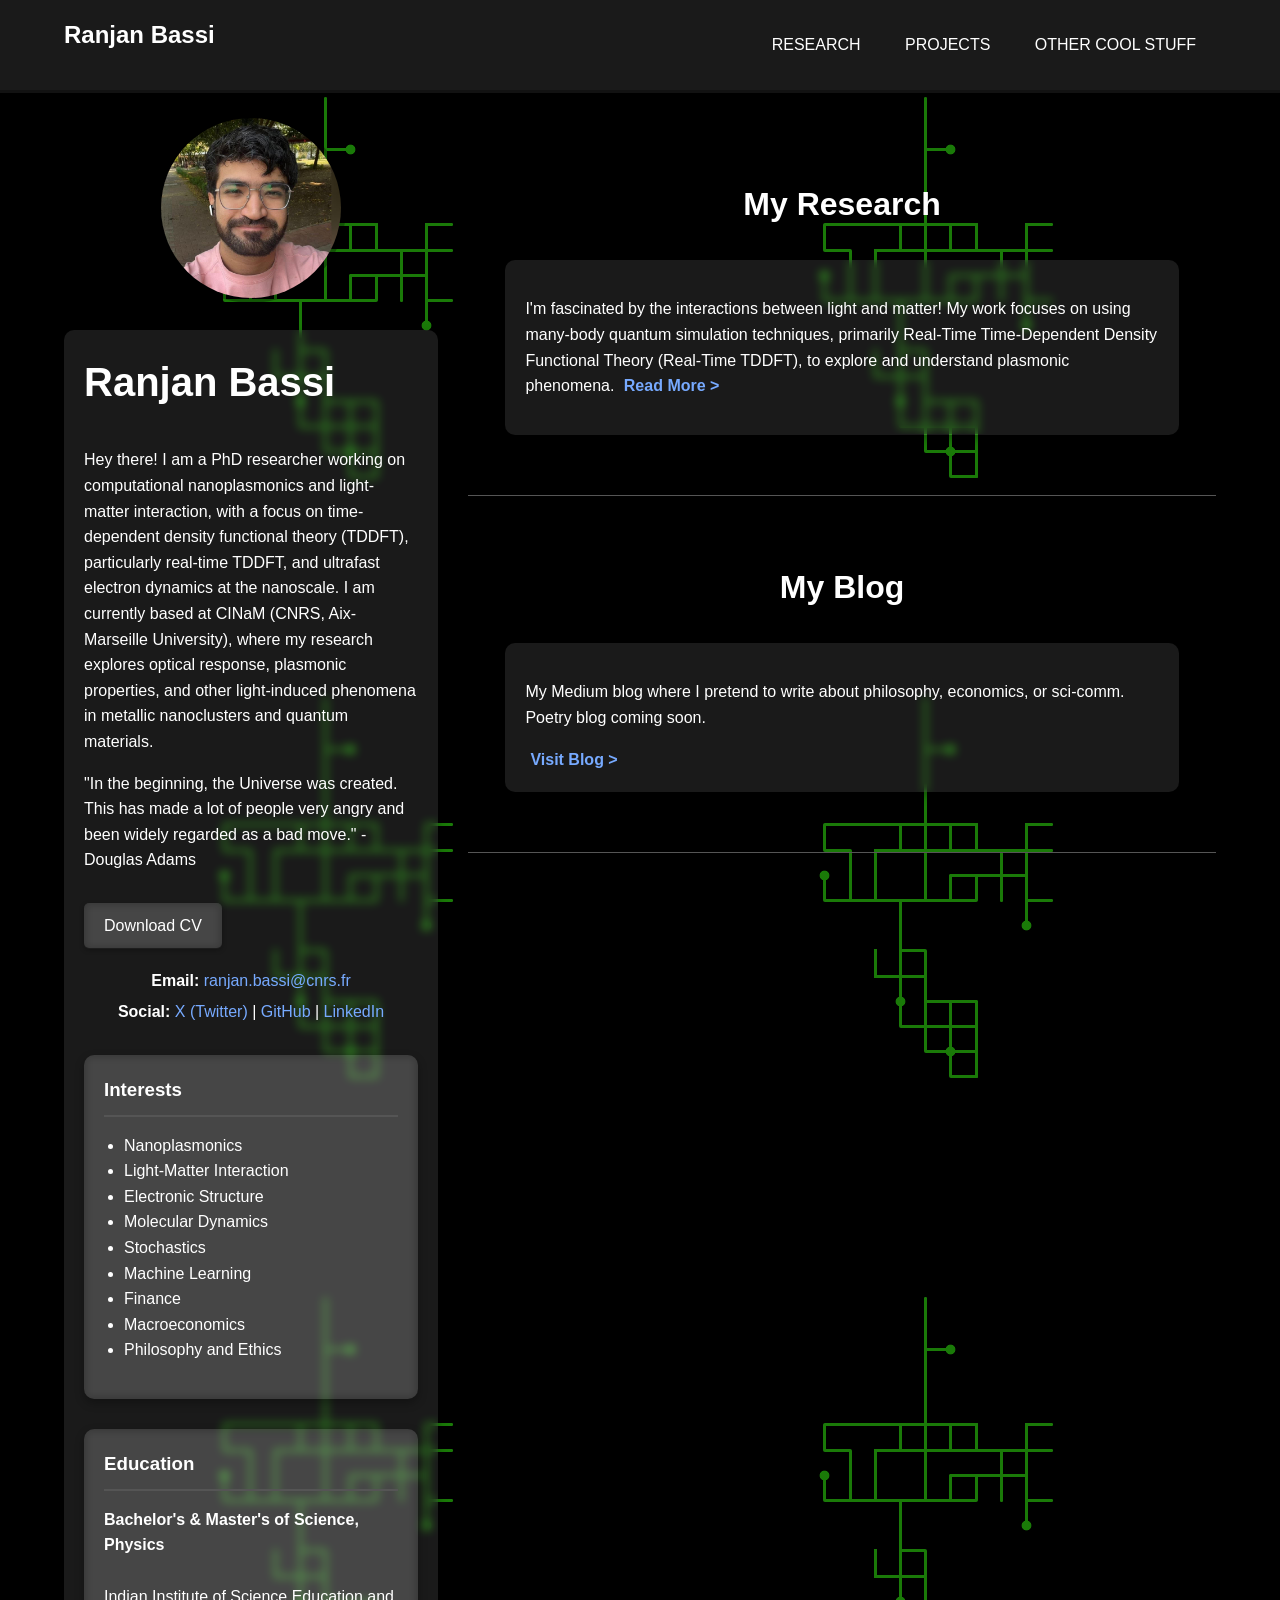
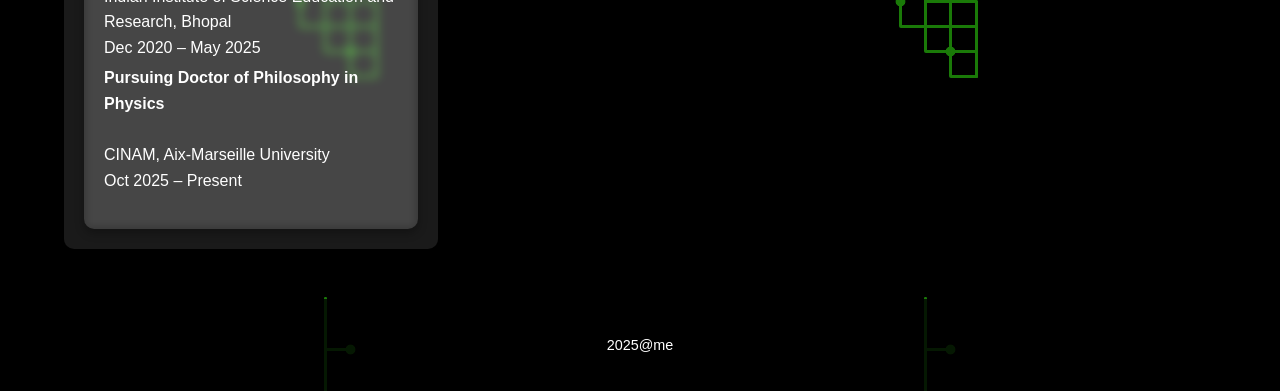
<file: index.html>
<!DOCTYPE html>
<html lang="en">
<head>
    <meta charset="UTF-8">
    <meta name="viewport" content="width=device-width, initial-scale=1.0">
    <title>My Personal Website</title>
    <link rel="stylesheet" href="css/style.css">
</head>
<body>
    <header>
        <nav>
            <div class="container">
                <h1>Ranjan Bassi</h1>
                <ul>
                    <li><a href="full_research.html">Research</a></li>
                    <li><a href="projects.html">Projects</a></li>
                    <li><a href="other_cool_stuff.html">Other Cool Stuff</a></li>
                </ul>
            </div>
        </nav>
    </header>

    <main>
        <div class="main-content-wrapper container">
            <div class="sidebar-column">
                <section id="bio" class="hero-sidebar">
                    <div class="bio-content">
                        <div class="profile-image">
                            <img src="assets/avatar.jpg" alt="Ranjan Bassi">
                        </div>
                        <div class="bio-text">
                            <h2>Ranjan Bassi</h2>
                            <p>Hey there! I am a PhD researcher working on computational nanoplasmonics and light-matter interaction, with a focus on time-dependent density functional theory (TDDFT), particularly real-time TDDFT, and ultrafast electron dynamics at the nanoscale. I am currently based at CINaM (CNRS, Aix-Marseille University), where my research explores optical response, plasmonic properties, and other light-induced phenomena in metallic nanoclusters and quantum materials.</p>
                            <p>"In the beginning, the Universe was created. This has made a lot of people very angry and been widely regarded as a bad move." - Douglas Adams</p>
                            <a href="assets/resume.pdf" target="_blank" class="btn">Download CV</a>

                            <div class="contact-info">
                                <p><strong>Email:</strong> <a href="mailto:ranjan.bassi@cnrs.fr">ranjan.bassi@cnrs.fr</a></p>
                                <p><strong>Social:</strong>
                                    <a href="https://x.com/notsneakyotato" target="_blank">X (Twitter)</a> |
                                    <a href="https://github.com/sneaky0potato" target="_blank">GitHub</a> |
                                    <a href="https://www.linkedin.com/in/ranjan-bassi-2a670a209/" target="_blank">LinkedIn</a>
                                </p>
                            </div>

                            <div class="interests-education">
                                <div class="interests">
                                    <h3>Interests</h3>
                                    <ul>
                                        <li>Nanoplasmonics</li>
                                        <li>Light-Matter Interaction</li>
                                        <li>Electronic Structure</li>
                                        <li>Molecular Dynamics</li>
                                        <li>Stochastics</li>
                                        <li>Machine Learning</li>
                                        <li>Finance</li>
                                        <li>Macroeconomics</li>
                                        <li>Philosophy and Ethics</li>
                                    </ul>
                                </div>
                                <div class="education">
                                    <h3>Education</h3>
                                    <ul>
                                        <li>
                                            <p><strong>Bachelor's & Master's of Science, Physics</strong><br>Indian Institute of Science Education and Research, Bhopal<br>Dec 2020 – May 2025</p>
                                            <p><strong>Pursuing Doctor of Philosophy in Physics</strong><br>CINAM, Aix-Marseille University<br>Oct 2025 – Present</p>
                                        </li>
                                    </ul>
                                </div>
                            </div>
                        </div>
                    </div>
                </section>
            </div>
            <div class="main-column">
                <section id="research" class="section-spacing">
                    <div class="container">
                        <h2>My Research</h2>
                        <a href="full_research.html" class="glass-text-container research-box-link">
                            <p>I'm fascinated by the interactions between light and matter! My work focuses on using many-body quantum simulation techniques, primarily Real-Time Time-Dependent Density Functional Theory (Real-Time TDDFT), to explore and understand plasmonic phenomena. <span class="read-more-text">Read More &gt;</span></p>
                        </a>
                    </div>
                </section>
                
                <section id="blog" class="section-spacing">
                    <div class="container">
                        <h2>My Blog</h2>
                        <a href="https://medium.com/@ranjanbassi02" target="_blank" class="glass-text-container research-box-link">
                            <p>My Medium blog where I pretend to write about philosophy, economics, or sci-comm. Poetry blog coming soon.</p>
                            <span class="read-more-text">Visit Blog &gt;</span>
                        </a>
                    </div>
                </section>
            </div>
        </div>
    </main>

<footer><p>2025@me</p></footer>
</body>
</html>
</file>
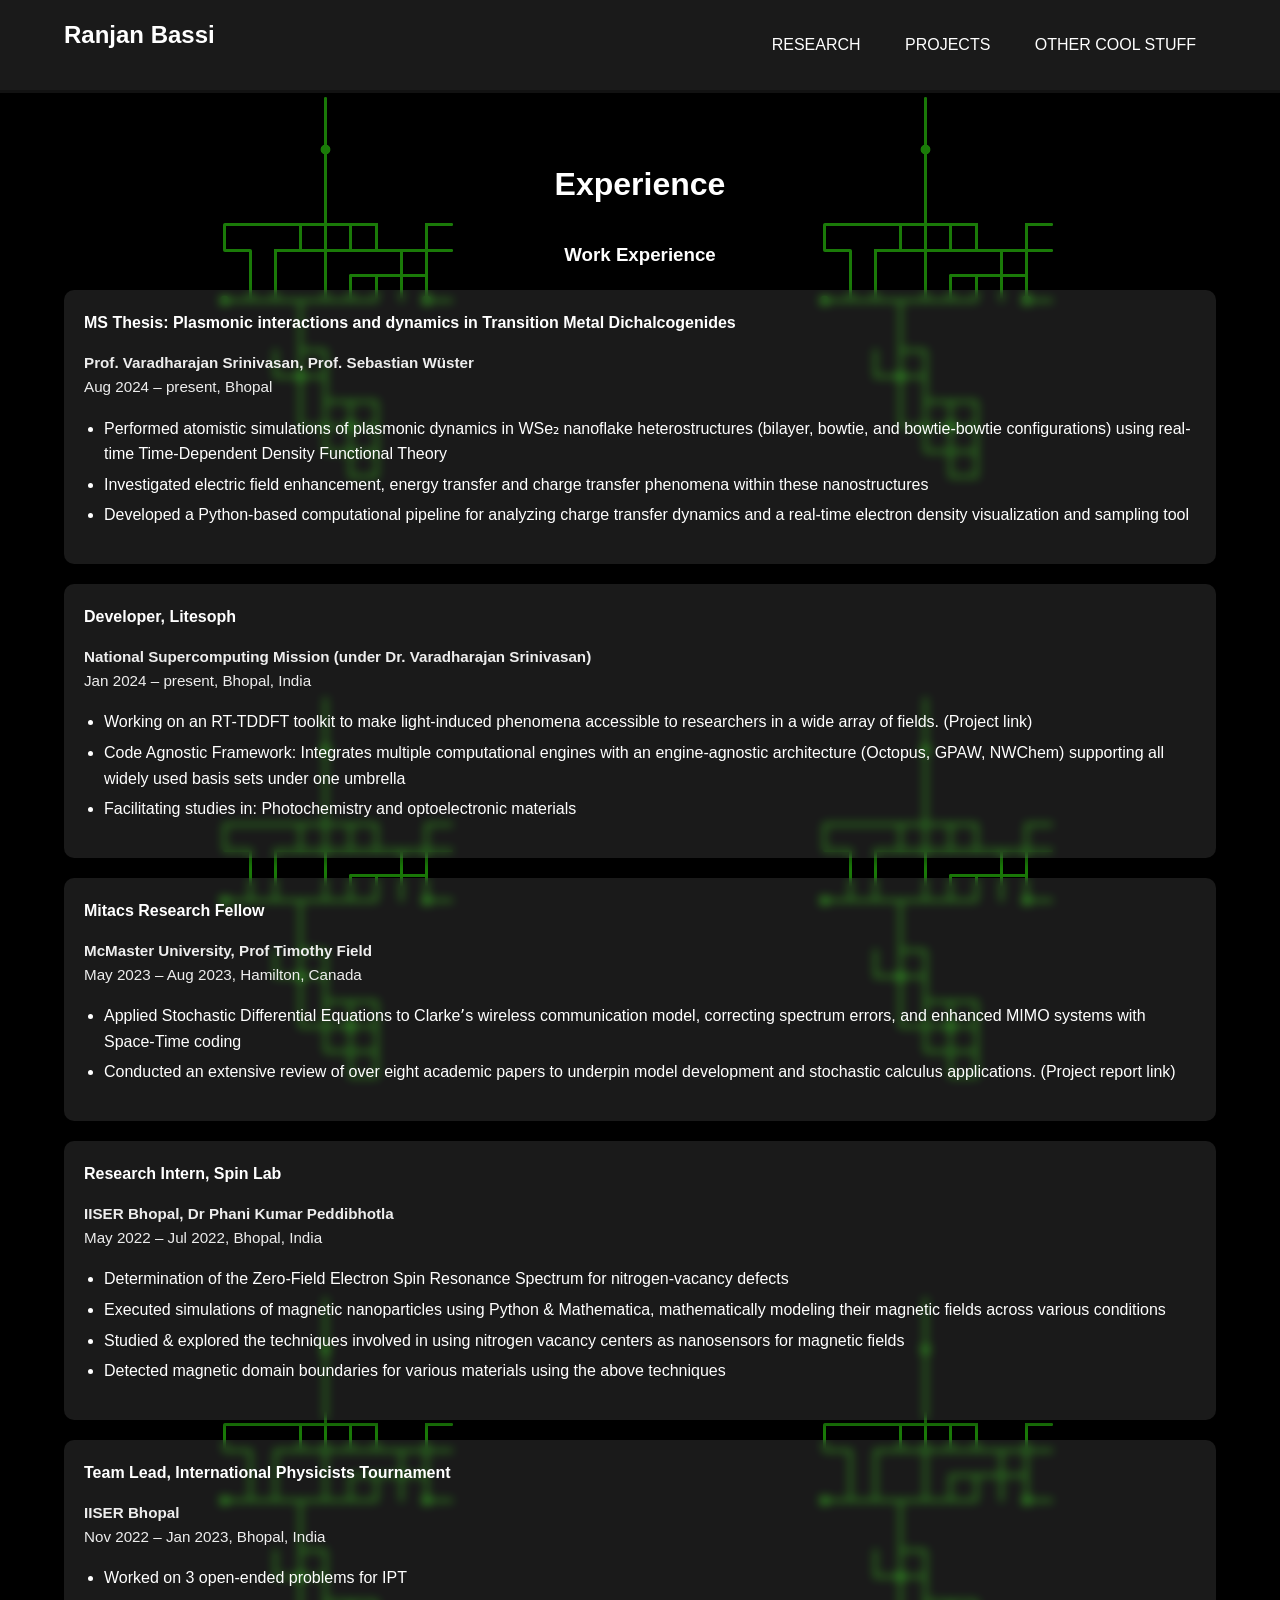
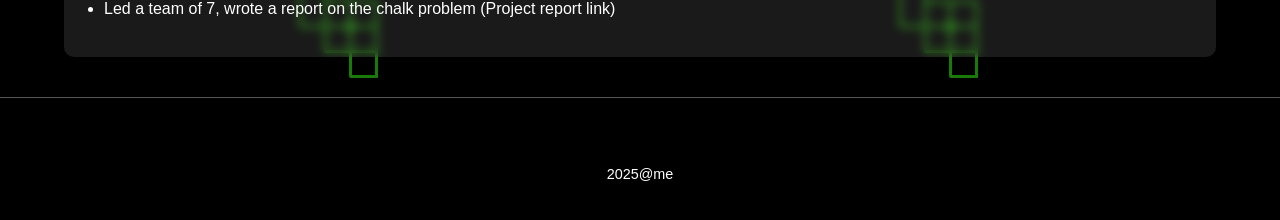
<file: experience.html>
<!DOCTYPE html>
<html lang="en">
<head>
    <meta charset="UTF-8">
    <meta name="viewport" content="width=device-width, initial-scale=1.0">
    <title>Experience - My Personal Website</title>
    <link rel="stylesheet" href="css/style.css">
</head>
<body>
    <header>
        <nav>
            <div class="container">
                <h1>Ranjan Bassi</h1>
                <ul>
                    <li><a href="full_research.html">Research</a></li>
                    <li><a href="projects.html">Projects</a></li>
                    <li><a href="other_cool_stuff.html">Other Cool Stuff</a></li>
                </ul>
            </div>
        </nav>
    </header>

    <main>
        <section id="experience" class="section-spacing">
            <div class="container">
                <h2>Experience</h2>
                <h3>Work Experience</h3>
                <div class="experience-list">
                    <div class="experience-item">
                        <h4>MS Thesis: Plasmonic interactions and dynamics in Transition Metal Dichalcogenides</h4>
                        <p><strong>Prof. Varadharajan Srinivasan, Prof. Sebastian Wüster</strong><br>Aug 2024 – present, Bhopal</p>
                        <ul>
                            <li>Performed atomistic simulations of plasmonic dynamics in WSe₂ nanoflake heterostructures (bilayer, bowtie, and bowtie-bowtie configurations) using real-time Time-Dependent Density Functional Theory</li>
                            <li>Investigated electric field enhancement, energy transfer and charge transfer phenomena within these nanostructures</li>
                            <li>Developed a Python-based computational pipeline for analyzing charge transfer dynamics and a real-time electron density visualization and sampling tool</li>
                        </ul>
                    </div>
                    <div class="experience-item">
                        <h4>Developer, Litesoph</h4>
                        <p><strong>National Supercomputing Mission (under Dr. Varadharajan Srinivasan)</strong><br>Jan 2024 – present, Bhopal, India</p>
                        <ul>
                            <li>Working on an RT-TDDFT toolkit to make light-induced phenomena accessible to researchers in a wide array of fields. (Project link)</li>
                            <li>Code Agnostic Framework: Integrates multiple computational engines with an engine-agnostic architecture (Octopus, GPAW, NWChem) supporting all widely used basis sets under one umbrella</li>
                            <li>Facilitating studies in: Photochemistry and optoelectronic materials</li>
                        </ul>
                    </div>
                    <div class="experience-item">
                        <h4>Mitacs Research Fellow</h4>
                        <p><strong>McMaster University, Prof Timothy Field</strong><br>May 2023 – Aug 2023, Hamilton, Canada</p>
                        <ul>
                            <li>Applied Stochastic Differential Equations to Clarkeʼs wireless communication model, correcting spectrum errors, and enhanced MIMO systems with Space-Time coding</li>
                            <li>Conducted an extensive review of over eight academic papers to underpin model development and stochastic calculus applications. (Project report link)</li>
                        </ul>
                    </div>
                    <div class="experience-item">
                        <h4>Research Intern, Spin Lab</h4>
                        <p><strong>IISER Bhopal, Dr Phani Kumar Peddibhotla</strong><br>May 2022 – Jul 2022, Bhopal, India</p>
                        <ul>
                            <li>Determination of the Zero-Field Electron Spin Resonance Spectrum for nitrogen-vacancy defects</li>
                            <li>Executed simulations of magnetic nanoparticles using Python & Mathematica, mathematically modeling their magnetic fields across various conditions</li>
                            <li>Studied & explored the techniques involved in using nitrogen vacancy centers as nanosensors for magnetic fields</li>
                            <li>Detected magnetic domain boundaries for various materials using the above techniques</li>
                        </ul>
                    </div>
                    <div class="experience-item">
                        <h4>Team Lead, International Physicists Tournament</h4>
                        <p><strong>IISER Bhopal</strong><br>Nov 2022 – Jan 2023, Bhopal, India</p>
                        <ul>
                            <li>Worked on 3 open-ended problems for IPT</li>
                            <li>Led a team of 7, wrote a report on the chalk problem (Project report link)</li>
                        </ul>
                    </div>
                </div>
            </div>
        </section>
    </main>

<footer><p>2025@me</p></footer>
</body>
</html>
</file>
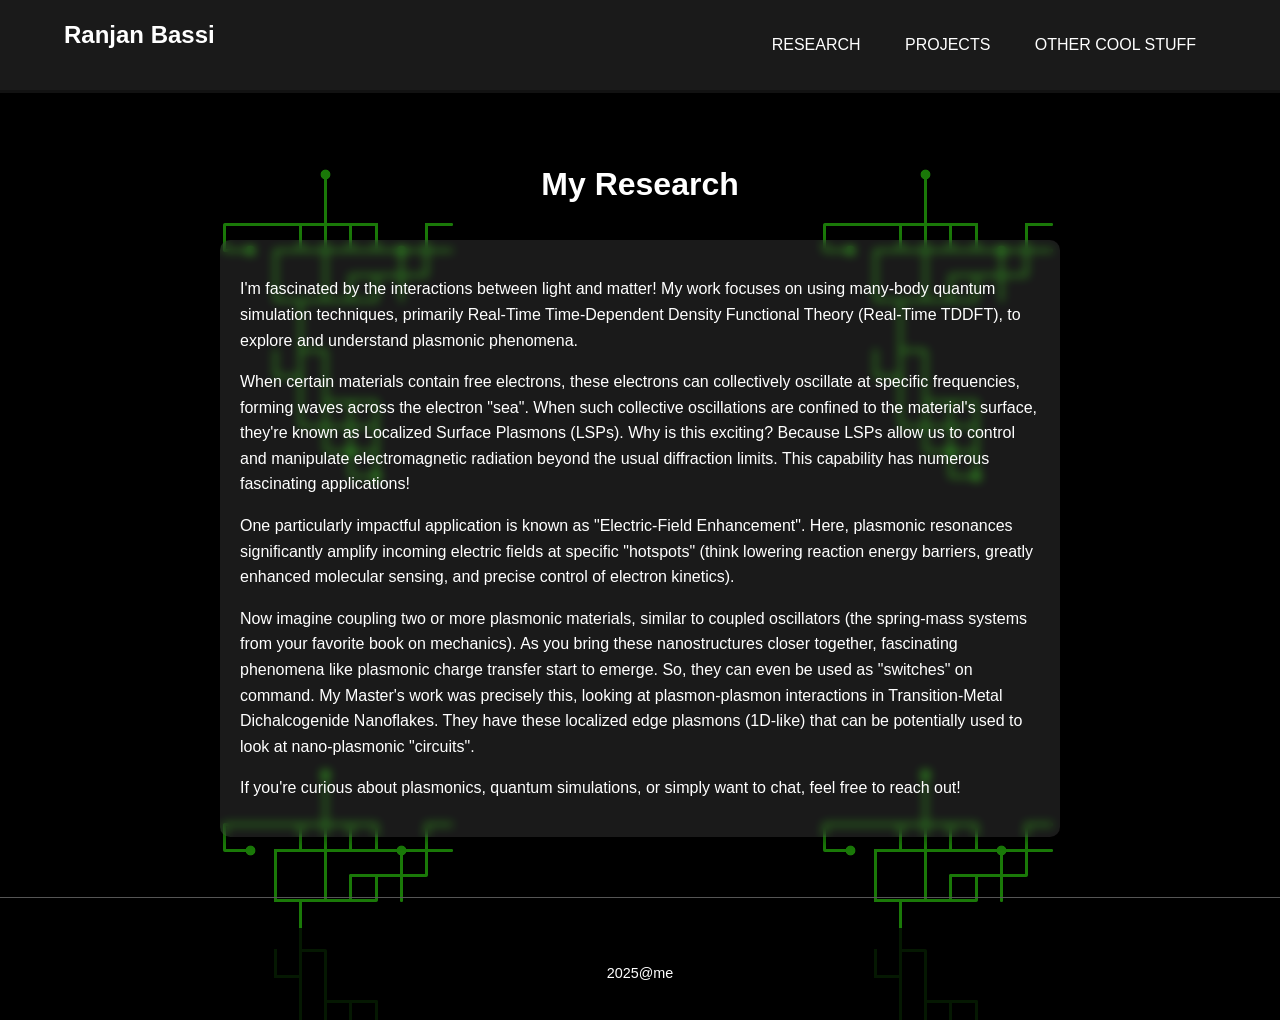
<file: full_research.html>
<!DOCTYPE html>
<html lang="en">
<head>
    <meta charset="UTF-8">
    <meta name="viewport" content="width=device-width, initial-scale=1.0">
    <title>Full Research - My Personal Website</title>
    <link rel="stylesheet" href="css/style.css">
</head>
<body>
    <header>
        <nav>
            <div class="container">
                <h1>Ranjan Bassi</h1>
                <ul>
                    <li><a href="full_research.html">Research</a></li>
                    <li><a href="projects.html">Projects</a></li>
                    <li><a href="other_cool_stuff.html">Other Cool Stuff</a></li>
                </ul>
            </div>
        </nav>
    </header>

    <main>
        <section id="full-research" class="section-spacing">
            <div class="container">
                <h2>My Research</h2>
                <div class="glass-text-container">
                    <p>I'm fascinated by the interactions between light and matter! My work focuses on using many-body quantum simulation techniques, primarily Real-Time Time-Dependent Density Functional Theory (Real-Time TDDFT), to explore and understand plasmonic phenomena.</p> 

                    <p>When certain materials contain free electrons, these electrons can collectively oscillate at specific frequencies, forming waves across the electron "sea". When such collective oscillations are confined to the material's surface, they're known as Localized Surface Plasmons (LSPs). Why is this exciting? Because LSPs allow us to control and manipulate electromagnetic radiation beyond the usual diffraction limits. This capability has numerous fascinating applications!</p> 

                    <p>One particularly impactful application is known as "Electric-Field Enhancement". Here, plasmonic resonances significantly amplify incoming electric fields at specific "hotspots" (think lowering reaction energy barriers, greatly enhanced molecular sensing, and precise control of electron kinetics).</p> <p>Now imagine coupling two or more plasmonic materials, similar to coupled oscillators (the spring-mass systems from your favorite book on mechanics). As you bring these nanostructures closer together, fascinating phenomena like plasmonic charge transfer start to emerge. So, they can even be used as "switches" on command. My Master's work was precisely this, looking at plasmon-plasmon interactions in Transition-Metal Dichalcogenide Nanoflakes. They have these localized edge plasmons (1D-like) that can be potentially used to look at nano-plasmonic "circuits".</p> 

                    <p>If you're curious about plasmonics, quantum simulations, or simply want to chat, feel free to reach out!</p>
                </div>
            </div>
        </section>
    </main>

<footer><p>2025@me</p></footer>
</body>
</html>
</file>
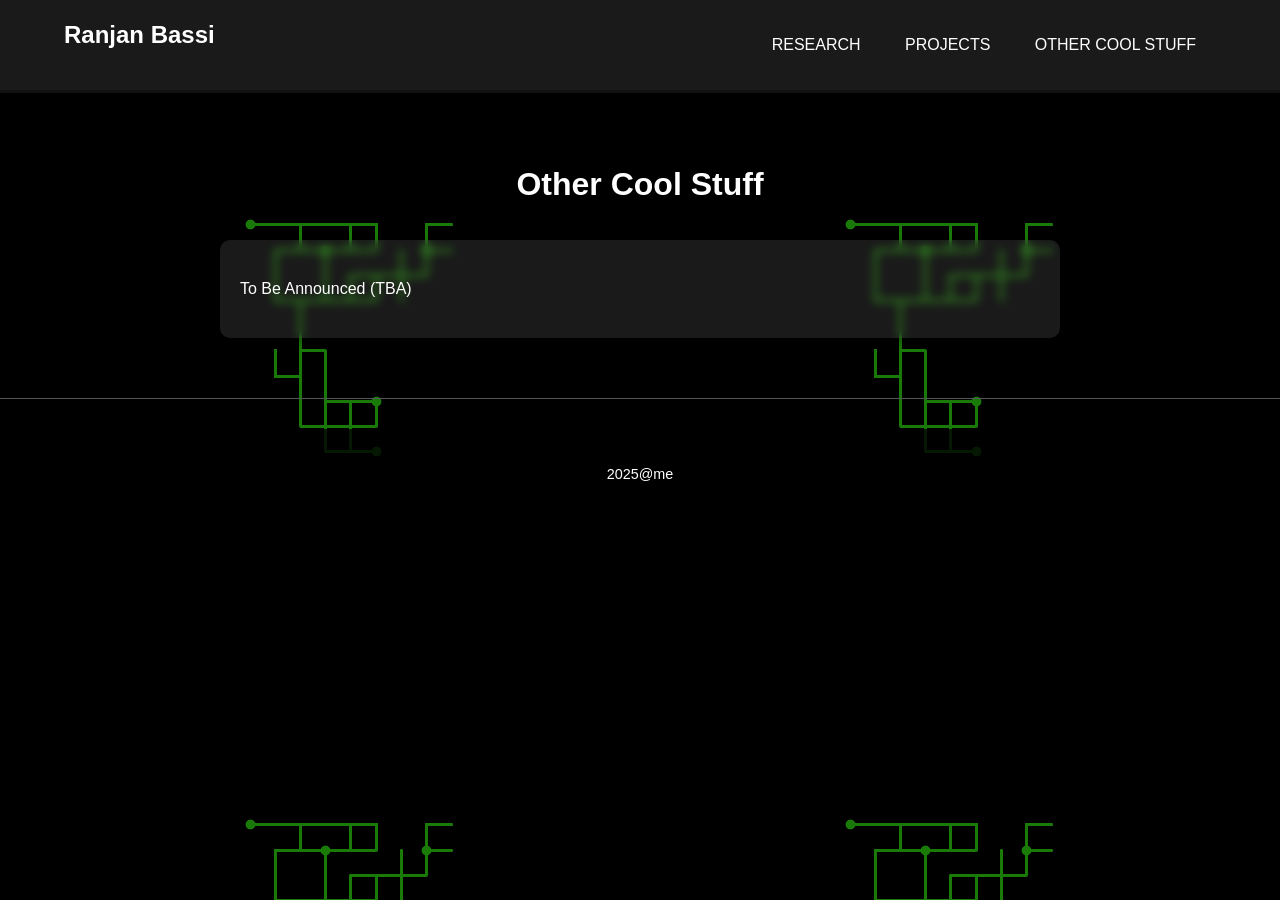
<file: other_cool_stuff.html>
<!DOCTYPE html>
<html lang="en">
<head>
    <meta charset="UTF-8">
    <meta name="viewport" content="width=device-width, initial-scale=1.0">
    <title>Other Cool Stuff - Ranjan Bassi</title>
    <link rel="stylesheet" href="css/style.css">
</head>
<body>
    <header>
        <nav>
            <div class="container">
                <h1>Ranjan Bassi</h1>
                <ul>
                    <li><a href="full_research.html">Research</a></li>
                    <li><a href="projects.html">Projects</a></li>
                    <li><a href="other_cool_stuff.html">Other Cool Stuff</a></li>
                </ul>
            </div>
        </nav>
    </header>

    <main>
        <section id="other-cool-stuff" class="section-spacing">
            <div class="container">
                <h2>Other Cool Stuff</h2>
                <div class="glass-text-container">
                    <p>To Be Announced (TBA)</p>
                </div>
            </div>
        </section>
    </main>

<footer><p>2025@me</p></footer>
</body>
</html>
</file>
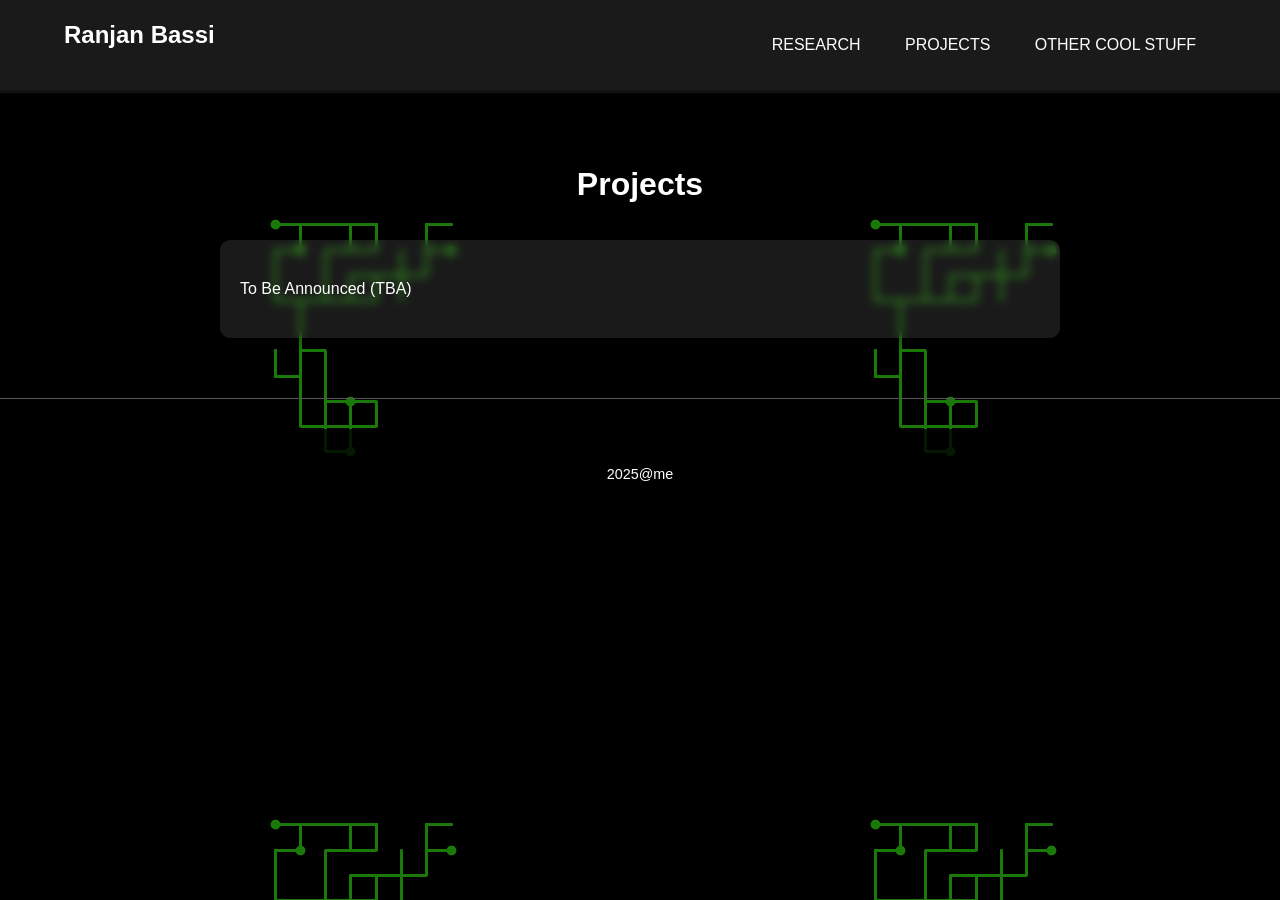
<file: projects.html>
<!DOCTYPE html>
<html lang="en">
<head>
    <meta charset="UTF-8">
    <meta name="viewport" content="width=device-width, initial-scale=1.0">
    <title>Projects - My Personal Website</title>
    <link rel="stylesheet" href="css/style.css">
</head>
<body>
    <header>
        <nav>
            <div class="container">
                <h1>Ranjan Bassi</h1>
                <ul>
                    <li><a href="full_research.html">Research</a></li>
                    <li><a href="projects.html">Projects</a></li>
                    <li><a href="other_cool_stuff.html">Other Cool Stuff</a></li>
                </ul>
            </div>
        </nav>
    </header>

    <main>
        <section id="projects" class="section-spacing">
            <div class="container">
                <h2>Projects</h2>
                <div class="glass-text-container">
                    <p>To Be Announced (TBA)</p>
                </div>
            </div>
        </section>
    </main>

<footer><p>2025@me</p></footer>
</body>
</html>
</file>
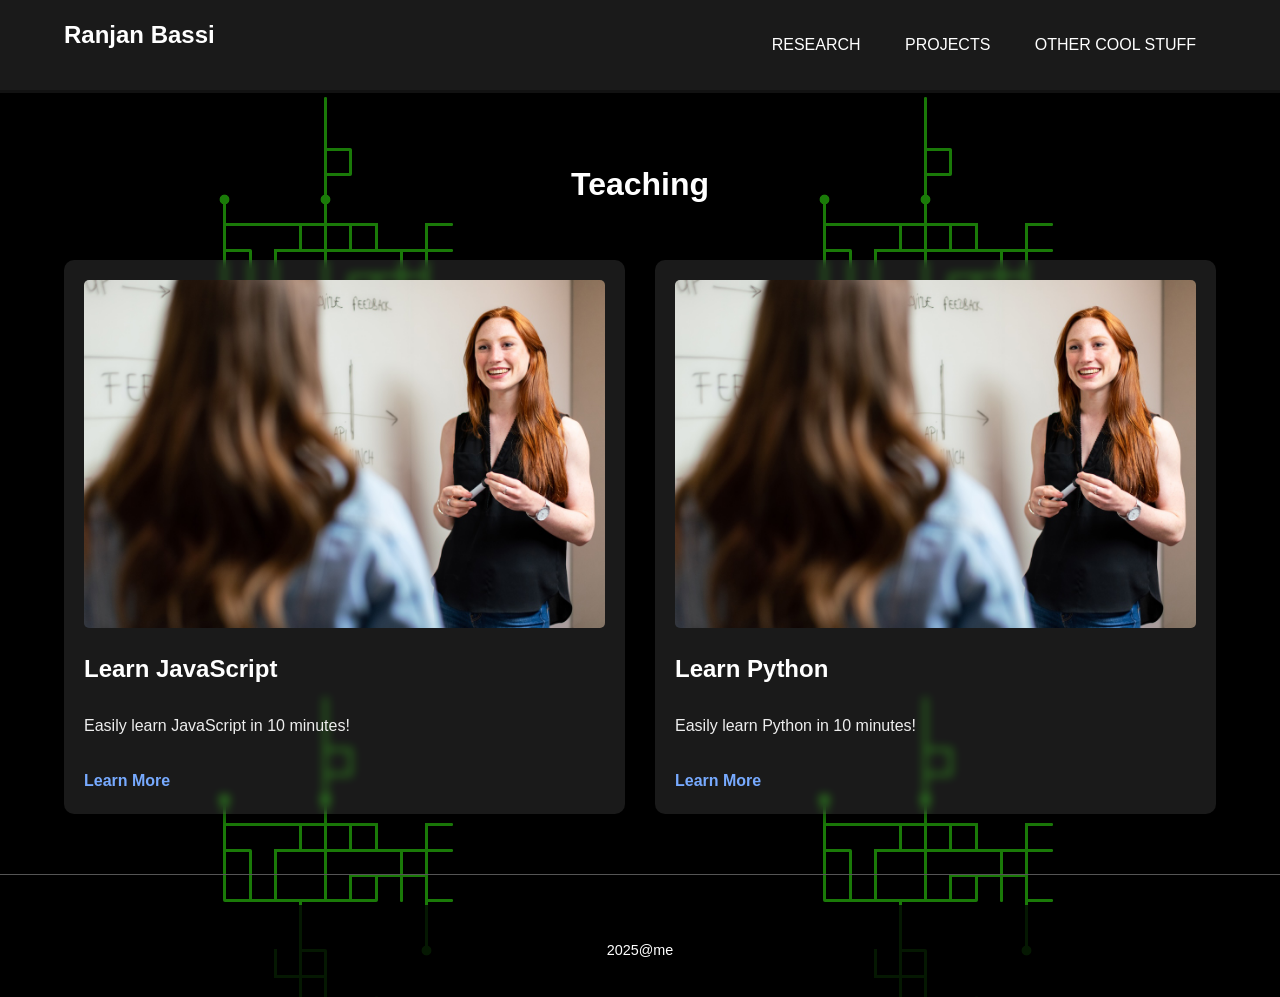
<file: teaching.html>
<!DOCTYPE html>
<html lang="en">
<head>
    <meta charset="UTF-8">
    <meta name="viewport" content="width=device-width, initial-scale=1.0">
    <title>Teaching - My Personal Website</title>
    <link rel="stylesheet" href="css/style.css">
</head>
<body>
    <header>
        <nav>
            <div class="container">
                <h1>Ranjan Bassi</h1>
                <ul>
                    <li><a href="full_research.html">Research</a></li>
                    <li><a href="projects.html">Projects</a></li>
                    <li><a href="other_cool_stuff.html">Other Cool Stuff</a></li>
                </ul>
            </div>
        </nav>
    </header>

    <main>
        <section id="teaching" class="section-spacing">
            <div class="container">
                <h2>Teaching</h2>
                <div class="grid-container">
                    <div class="teaching-item">
                        <img src="assets/teaching-js-featured.jpg" alt="Learn JavaScript">
                        <h3>Learn JavaScript</h3>
                        <p>Easily learn JavaScript in 10 minutes!</p>
                        <a href="#" class="read-more">Learn More</a>
                    </div>
                    <div class="teaching-item">
                        <img src="assets/teaching-python-featured.jpg" alt="Learn Python">
                        <h3>Learn Python</h3>
                        <p>Easily learn Python in 10 minutes!</p>
                        <a href="#" class="read-more">Learn More</a>
                    </div>
                </div>
            </div>
        </section>
    </main>

<footer><p>2025@me</p></footer>
</body>
</html>
</file>
<file: css/style.css>
/* General Body and Text */
body {
    font-family: Arial, sans-serif;
    line-height: 1.6;
    margin: 0;
    padding: 0;
    background-image: url('../assets/bg_random_walk.gif');
    background-repeat: repeat;
    background-size: auto;
    background-color: #000; /* Fallback for when GIF doesn't load or is disabled */
    color: #fff; /* All text white */
}

.container {
    width: 90%;
    max-width: 1200px;
    margin: auto;
    overflow: hidden;
    padding: 0 20px;
}

/* Header and Navigation */
header {
    background: rgba(255, 255, 255, 0.1); /* Light translucent background */
    backdrop-filter: blur(5px); /* Frosty glass effect */
    color: #fff;
    padding: 1rem 0;
    border-bottom: rgba(0, 0, 0, 0.3) 3px solid;
    box-shadow: 0 2px 5px rgba(0, 0, 0, 0.3); /* Subtle shadow for depth */
    transition: background 0.3s ease-in-out, backdrop-filter 0.3s ease-in-out, box-shadow 0.3s ease-in-out;
}

header h1 {
    float: left;
    margin: 0;
}

header ul {
    padding: 0;
    list-style: none;
    float: right;
}

header li {
    display: inline;
    padding: 0 20px;
}

header a {
    color: #fff;
    text-decoration: none;
    text-transform: uppercase;
    font-size: 16px;
    transition: background 0.3s ease-in-out, color 0.3s ease-in-out;
}

header a:hover {
    color: #77aaff;
    font-weight: bold;
    background: rgba(255, 255, 255, 0.1);
    border-radius: 5px;
    padding: 2px 5px;
    backdrop-filter: blur(2px); /* Subtle blur on hover for glass effect */
}

/* Hero Section (Bio) */
.hero {
    background: transparent;
    color: #fff;
    padding: 40px 0;
    text-align: center;
}

.bio-content {
    display: flex;
    flex-direction: column;
    align-items: center;
    gap: 30px;
}

.profile-image img {
    border-radius: 50%;
    width: 180px;
    height: 180px;
    object-fit: cover;
    border: 5px solid rgba(0, 0, 0, 0.3);
}

.bio-text {
    text-align: left;
    max-width: 700px;
    background: rgba(255, 255, 255, 0.1); /* Light translucent background */
    backdrop-filter: blur(5px); /* Frosty glass effect */
    padding: 20px;
    border-radius: 10px;
    box-shadow: 0 4px 10px rgba(0, 0, 0, 0.3);
}

.bio-text h2 {
    margin-top: 0;
    font-size: 2.5rem;
    color: #fff;
}

.bio-text h3 {
    color: #eee;
}

.bio-text p {
    margin-bottom: 15px;
}

.research-box-link {
    display: block; /* Make the entire container clickable */
    text-decoration: none; /* Remove underline from the link */
    color: #fff; /* Ensure text remains white */
    cursor: pointer;
    background: rgba(255, 255, 255, 0.1); /* Initial glass background */
    backdrop-filter: blur(5px);
    padding: 20px;
    border-radius: 10px;
    box-shadow: 0 4px 10px rgba(0, 0, 0, 0.3);
    transition: background 0.3s ease-in-out, backdrop-filter 0.3s ease-in-out;
}

.research-box-link:hover {
    background: rgba(255, 255, 255, 0.25); /* More opaque white for shine */
    backdrop-filter: blur(8px); /* Slightly more blur on hover */
}

.research-box-link .read-more-text {
    color: #77aaff; /* Highlight 'Read More' text */
    font-weight: bold;
    margin-left: 5px;
}

.btn {
    display: inline-block;
    background: rgba(255, 255, 255, 0.1); /* Glass background for button */
    backdrop-filter: blur(5px);
    color: #fff;
    padding: 10px 20px;
    text-decoration: none;
    border-radius: 5px;
    margin-top: 15px;
    box-shadow: 0 2px 5px rgba(0, 0, 0, 0.3);
    transition: background 0.3s ease-in-out, backdrop-filter 0.3s ease-in-out;
}

.btn:hover {
    background: rgba(255, 255, 255, 0.25); /* Shine on hover */
    backdrop-filter: blur(8px); /* Slightly more blur on hover */
}

.interests-education {
    display: flex;
    flex-wrap: wrap;
    gap: 30px;
    margin-top: 30px;
    justify-content: center;
}

.interests, .education {
    flex: 1;
    min-width: 280px;
    background: rgba(255, 255, 255, 0.1); /* Light translucent background */
    backdrop-filter: blur(5px); /* Frosty glass effect */
    padding: 20px;
    border-radius: 10px;
    box-shadow: 0 4px 10px rgba(0, 0, 0, 0.3);
    color: #fff;
}

.interests h3, .education h3 {
    color: #fff;
    margin-top: 0;
    border-bottom: 2px solid #555;
    padding-bottom: 10px;
    margin-bottom: 15px;
}

.interests ul,
.education ul {
    list-style: disc;
    padding-left: 20px;
}

.education ul {
    list-style: none;
    padding-left: 0;
}

.education li p {
    margin: 5px 0;
}

.education li p strong {
    display: block;
}

/* Section Spacing */
.section-spacing {
    padding: 40px 0;
    border-bottom: 1px solid #555;
    text-align: center;
    background: transparent;
}

.section-spacing h2 {
    color: #fff;
    margin-bottom: 30px;
    font-size: 2rem;
}

/* Grid Containers for Publications and Talks */
.grid-container {
    display: grid;
    grid-template-columns: repeat(auto-fit, minmax(300px, 1fr));
    gap: 30px;
    padding: 20px 0;
}

.publication-item,
.talk-item {
    background: rgba(255, 255, 255, 0.1); /* Light translucent background */
    backdrop-filter: blur(5px); /* Frosty glass effect */
    padding: 20px;
    border-radius: 10px;
    box-shadow: 0 4px 10px rgba(0, 0, 0, 0.3);
    text-align: left;
    color: #fff;
}

.publication-item img,
.talk-item img {
    max-width: 100%;
    border-radius: 5px;
    margin-bottom: 15px;
}

.publication-item h3,
.talk-item h3 {
    color: #fff;
    margin-top: 0;
    font-size: 1.5rem;
}

.read-more {
    display: inline-block;
    margin-top: 15px;
    color: #77aaff;
    text-decoration: none;
    font-weight: bold;
}

.read-more:hover {
    text-decoration: underline;
    background: rgba(255, 255, 255, 0.1); /* Glass shine */
    border-radius: 5px;
    padding: 2px 5px; /* Subtle padding for the shine */
    backdrop-filter: blur(2px);
    color: #fff; /* Ensure text remains white on hover */
}

/* Recent Publications List */
.pub-list {
    list-style: none;
    padding: 0;
    text-align: left;
    max-width: 800px;
    margin: 0 auto;
}

.pub-list li {
    background: rgba(255, 255, 255, 0.1); /* Light translucent background */
    backdrop-filter: blur(5px); /* Frosty glass effect */
    padding: 15px;
    border-radius: 10px;
    box-shadow: 0 4px 10px rgba(0, 0, 0, 0.3);
    margin-bottom: 15px;
}

.pub-list li p {
    margin: 0 0 10px 0;
    color: #fff;
}

.pub-list li .pub-links a {
    display: inline-block;
    background: #555; /* Darker background for links */
    color: #fff; /* White text for links */
    padding: 5px 10px;
    margin-right: 10px;
    border-radius: 3px;
    text-decoration: none;
    font-size: 0.9em;
    transition: background 0.3s ease-in-out, backdrop-filter 0.3s ease-in-out;
}

.pub-list li .pub-links a:hover {
    background: rgba(255, 255, 255, 0.1); /* Glass shine */
    backdrop-filter: blur(2px);
    border-radius: 5px;
    padding: 5px 10px; /* Ensure padding consistency */
    color: #fff; /* Ensure text remains white on hover */
}

/* News Section */
.news-list {
    list-style: none;
    padding: 0;
    text-align: left;
    max-width: 800px;
    margin: 0 auto;
}

.news-list li {
    background: rgba(255, 255, 255, 0.1); /* Light translucent background */
    backdrop-filter: blur(5px); /* Frosty glass effect */
    padding: 15px;
    border-radius: 10px;
    box-shadow: 0 4px 10px rgba(0, 0, 0, 0.3);
    margin-bottom: 15px;
    color: #fff;
}

.news-list li a {
    font-weight: bold;
    color: #77aaff;
    text-decoration: none;
    font-size: 1.1em;
    transition: background 0.3s ease-in-out, backdrop-filter 0.3s ease-in-out;
}

.news-list li a:hover {
    text-decoration: underline;
    background: rgba(255, 255, 255, 0.1); /* Glass shine */
    border-radius: 5px;
    padding: 2px 5px; /* Subtle padding for the shine */
    backdrop-filter: blur(2px);
    color: #fff; /* Ensure text remains white on hover */
}

.news-list li .news-date {
    display: block;
    font-size: 0.85em;
    color: #aaa;
    margin-top: 5px;
    margin-bottom: 10px;
}

/* Footer */
footer {
    background: rgba(0, 0, 0, 0.8);
    color: #fff;
    text-align: center;
    padding: 20px 0;
    margin-top: 30px;
    font-size: 0.9em;
}

/* Experience Page Specific Styles */
.experience-list {
    display: flex;
    flex-direction: column;
    gap: 20px;
    margin-top: 20px;
}

.experience-item {
    background: rgba(255, 255, 255, 0.1);
    backdrop-filter: blur(5px);
    padding: 20px;
    border-radius: 10px;
    box-shadow: 0 4px 10px rgba(0,0,0,0.3); /* Keep shadow for depth */
    text-align: left;
    color: #fff;
}

.experience-item h4 {
    color: #fff;
    margin-top: 0;
    margin-bottom: 5px;
}

.experience-item p {
    font-size: 0.95em;
    color: #eee;
    margin-bottom: 10px;
}

.experience-item ul {
    list-style: disc;
    padding-left: 20px;
}

.experience-item li {
    margin-bottom: 5px;
}


/* Project Page Specific Styles */
.project-item {
    background: rgba(255, 255, 255, 0.1);
    backdrop-filter: blur(5px);
    padding: 20px;
    border-radius: 10px;
    box-shadow: 0 4px 10px rgba(0,0,0,0.3);
    text-align: left;
    color: #fff;
}

.project-item img {
    max-width: 100%;
    border-radius: 5px;
    margin-bottom: 15px;
}

.project-item h3 {
    color: #fff;
    margin-top: 0;
    font-size: 1.5rem;
}

.project-item p {
    margin-bottom: 15px;
    color: #eee;
}


/* Teaching Page Specific Styles */
.teaching-item {
    background: rgba(255, 255, 255, 0.1);
    backdrop-filter: blur(5px);
    padding: 20px;
    border-radius: 10px;
    box-shadow: 0 4px 10px rgba(0,0,0,0.3);
    text-align: left;
    color: #fff;
}

.teaching-item img {
    max-width: 100%;
    border-radius: 5px;
    margin-bottom: 15px;
}

.teaching-item h3 {
    color: #fff;
    margin-top: 0;
    font-size: 1.5rem;
}

.teaching-item p {
    margin-bottom: 15px;
    color: #eee;
}


/* Contact Info in Bio Section */
.contact-info {
    margin-top: 20px;
    text-align: center;
}

.contact-info p {
    margin: 5px 0;
}

.contact-info a {
    color: #77aaff; /* Changed to #77aaff for all text links */
    text-decoration: none;
    transition: background 0.3s ease-in-out, backdrop-filter 0.3s ease-in-out;
}

.contact-info a:hover {
    background: rgba(255, 255, 255, 0.1);
    border-radius: 3px;
    padding: 2px 5px;
    text-decoration: underline;
    backdrop-filter: blur(2px);
    color: #fff; /* Ensure text remains white on hover */
}

/* General List Styling for new sections */
.glass-text-container {
    background: rgba(255, 255, 255, 0.1); /* Light translucent background */
    backdrop-filter: blur(5px); /* Frosty glass effect */
    padding: 20px;
    border-radius: 10px;
    box-shadow: 0 4px 10px rgba(0, 0, 0, 0.3);
    margin: 20px auto; /* Center it */
    max-width: 800px; /* Limit width for readability */
    text-align: left;
}

.bullet-list {
    list-style: disc;
    padding-left: 20px;
    margin-top: 10px;
    text-align: left;
    max-width: 800px;
    margin-left: auto;
    margin-right: auto;
}

.bullet-list li {
    margin-bottom: 8px;
}

.two-col-list {
    display: grid;
    grid-template-columns: repeat(auto-fit, minmax(250px, 1fr));
    gap: 10px 20px;
    list-style: none;
    padding: 0;
    margin-top: 10px;
    text-align: left;
    max-width: 800px;
    margin-left: auto;
    margin-right: auto;
}

/* Main Content Layout (Two-Column) */
.main-content-wrapper {
    display: flex;
    flex-wrap: wrap; /* Allows columns to wrap on smaller screens */
    gap: 30px; /* Space between columns */
    padding: 20px; /* Padding for the wrapper */
    justify-content: center;
}

.sidebar-column {
    flex: 1;
    min-width: 300px; /* Minimum width for the sidebar */
    max-width: 400px; /* Maximum width for the sidebar */
}

.main-column {
    flex: 2;
    min-width: 500px; /* Minimum width for the main content */
    max-width: 800px; /* Maximum width for the main content */
}

/* Adjustments for elements within the new columns */
.hero-sidebar {
    background: transparent; /* Main background handles this */
    color: #fff;
    padding: 0; /* Remove extra padding, handled by inner elements */
    text-align: center;
}

.hero-sidebar .bio-content {
    flex-direction: column; /* Ensure stacked within sidebar */
    gap: 20px;
}

/* Responsive Adjustments */

@media (max-width: 768px) {
    * {
        box-sizing: border-box;
    }
    header h1 {
        float: none;
        text-align: center;
        width: 100%;
    }
    header ul {
        float: none;
        text-align: center;
        width: 100%;
        padding: 0; /* Ensure padding is reset or controlled */
    }

    header li {
        display: inline-block;
        padding: 5px 10px; /* Adjust padding for horizontal layout */
    }

    .main-content-wrapper {
        flex-direction: column;
        gap: 20px;
        padding: 10px; /* Reduce overall padding for mobile */
    }

    .sidebar-column,
    .main-column {
        min-width: unset;
        max-width: unset;
        width: 100%;
    }

    .bio-content {
        flex-direction: column;
        align-items: center;
    }

    .interests-education {
        flex-direction: column;
        align-items: center;
        gap: 20px;
    }

    .interests, .education {
        width: 100%;
        min-width: unset;
        /* Re-apply/Adjust glass effect properties for mobile - backdrop-filter removed for testing */
        background: rgba(50, 50, 50, 0.4); /* Test: Darker, no blur */
        color: #fff !important; /* Ensure text is white */
    }

    .glass-text-container {
        padding: 15px;
        border-radius: 8px;
        margin: 10px auto;
        /* Re-apply/Adjust glass effect properties for mobile */
        background: rgba(255, 255, 255, 0.15); /* Slightly increased opacity */
        backdrop-filter: blur(5px);
        -webkit-backdrop-filter: blur(5px); /* Add vendor prefix */
    }

    .section-spacing {
        padding: 20px 0;
    }

    .grid-container {
        grid-template-columns: 1fr; /* Stack items in grid */
        gap: 20px;
    }

    .profile-image img {
        width: 150px;
        height: 150px;
    }

    .bio-text h2 {
        font-size: 2rem;
    }

    .btn {
        padding: 8px 15px;
        /* Re-apply/Adjust glass effect properties for mobile - backdrop-filter removed for testing */
        background: rgba(50, 50, 50, 0.4); /* Test: Darker, no blur */
        color: #fff !important; /* Ensure text is white */
    }

    .pub-list li,
    .news-list li {
        padding: 10px;
        margin-bottom: 10px;
    }

    .pub-list li .pub-links a {
        padding: 3px 6px;
        margin-right: 5px;
        font-size: 0.8em;
    }

    .news-list li a {
        font-size: 1em;
    }

    .news-list li .news-date {
        font-size: 0.8em;
    }

    .contact-info p {
        font-size: 0.9em;
    }

    footer {
        padding: 15px 0;
    }
}
</file>
